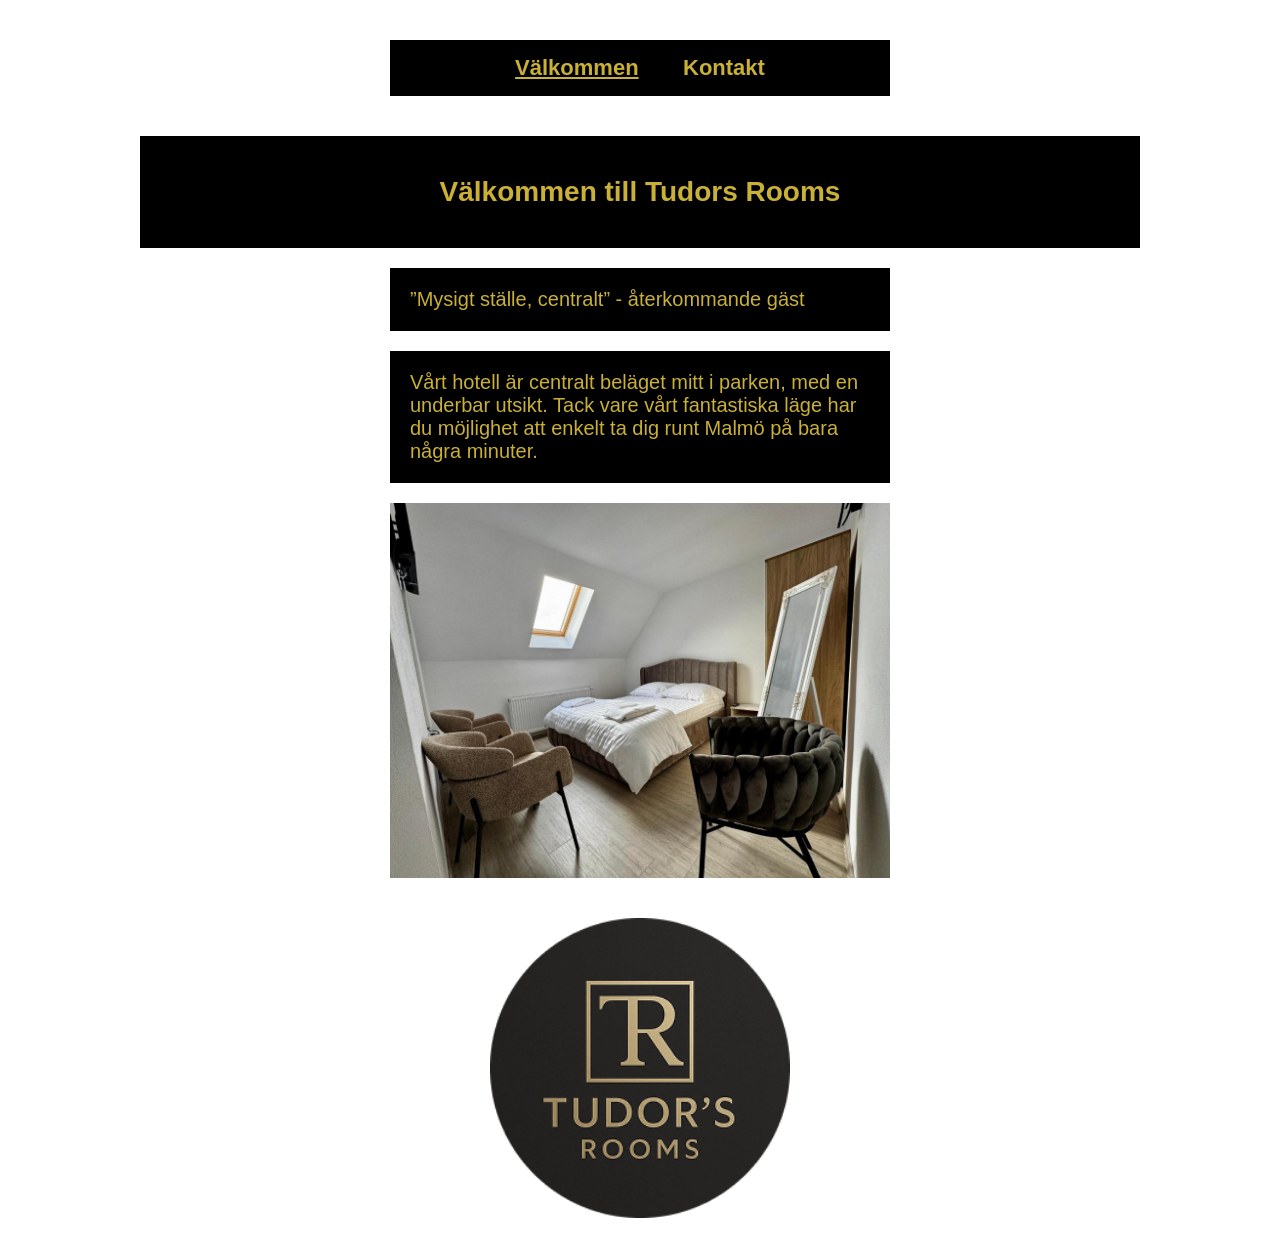
<file: index.html>
<!DOCTYPE html>
<html lang="sv">

<head>
    <meta charset="UTF-8">
    <title>Tudors Rooms - Välkommen</title>
    <link rel="stylesheet" href="styles.css">
</head>

<body>

    <nav>
        <a href="index.html" class="active">Välkommen</a>
        <a href="kontakt.html">Kontakt</a>
    </nav>

    <header>
        <h1>Välkommen till Tudors Rooms</h1>
    </header>

    <main>
        <p class="text">”Mysigt ställe, centralt” - återkommande gäst</p>

        <p class="text">Vårt hotell är centralt beläget mitt i parken, med en underbar utsikt. Tack vare vårt
            fantastiska läge har du möjlighet att enkelt ta dig runt Malmö på bara några minuter.</p>

        <img src="img/hotell.webp" alt="Ett av rummen på hotellet." class="hotel">

        <img src="img/logo.png" alt="Tudor's Rooms logga" class="logo">
    </main>

</body>

</html>
</file>
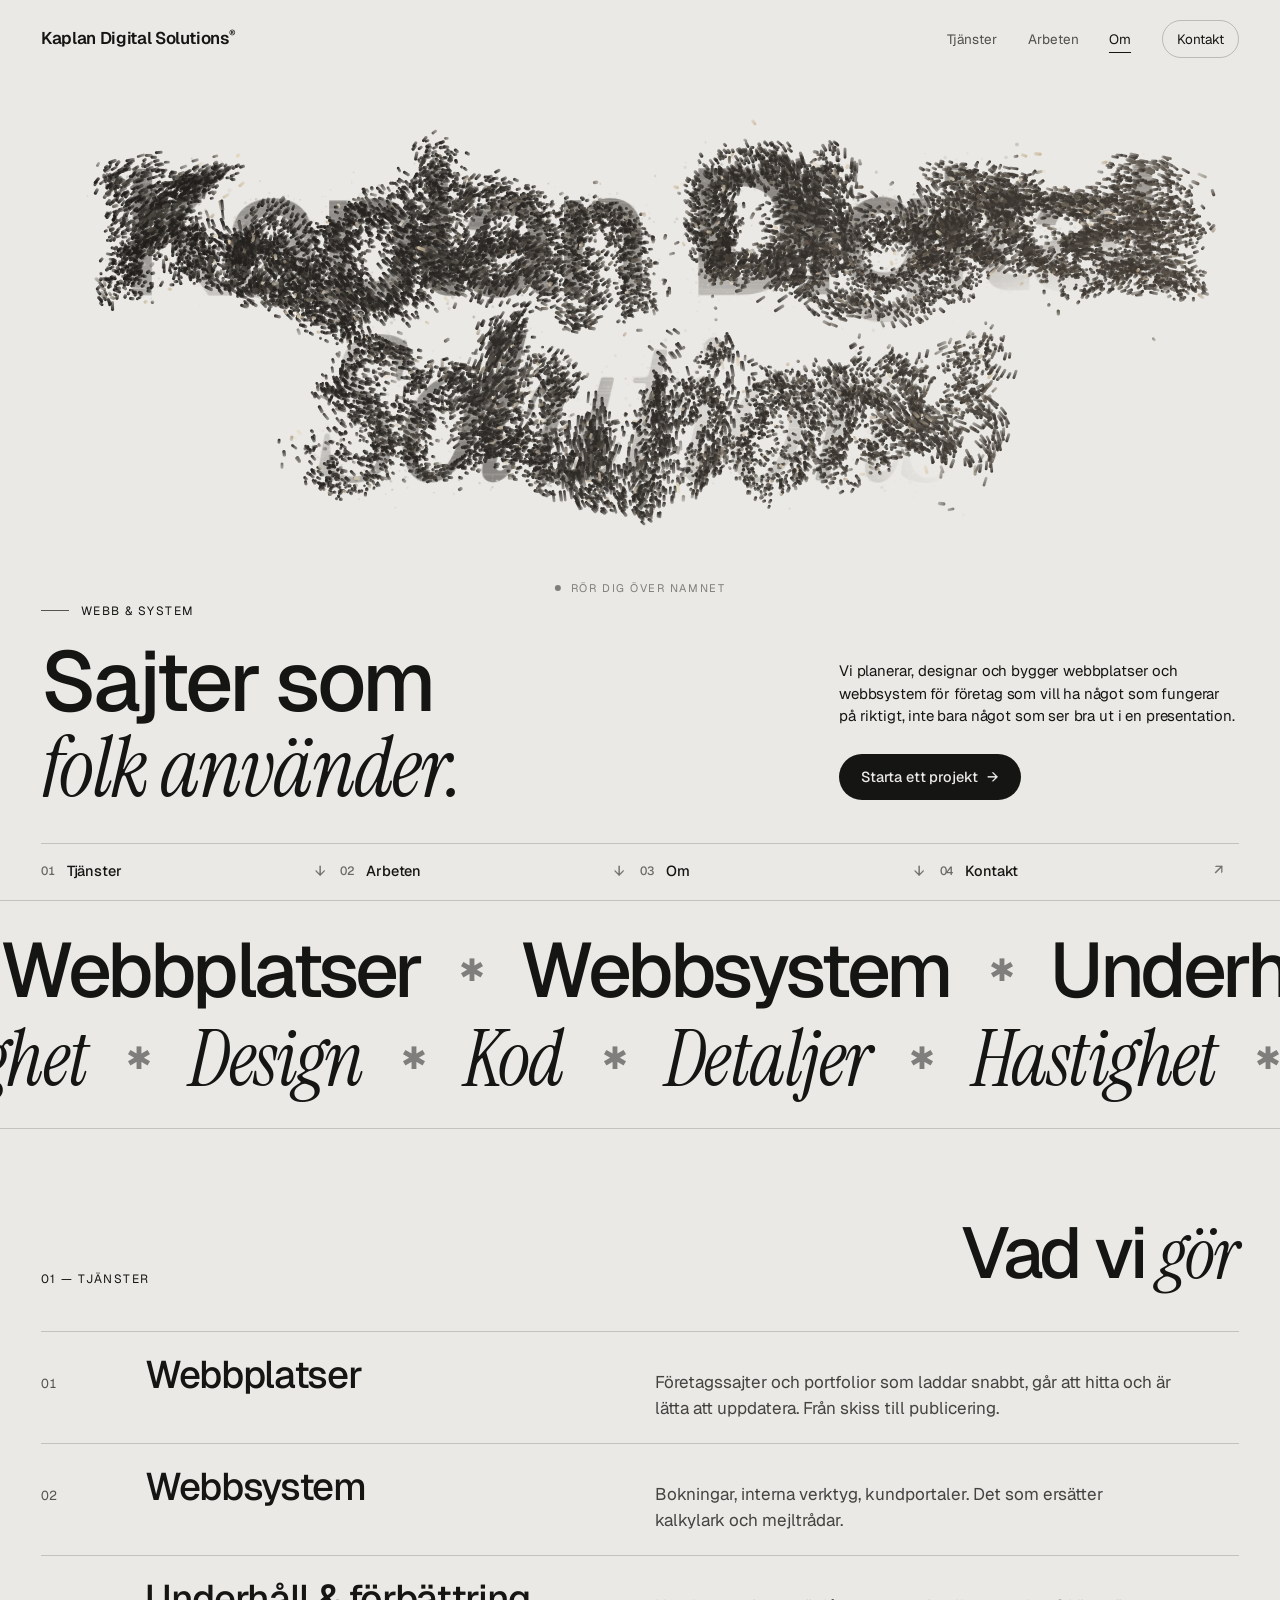
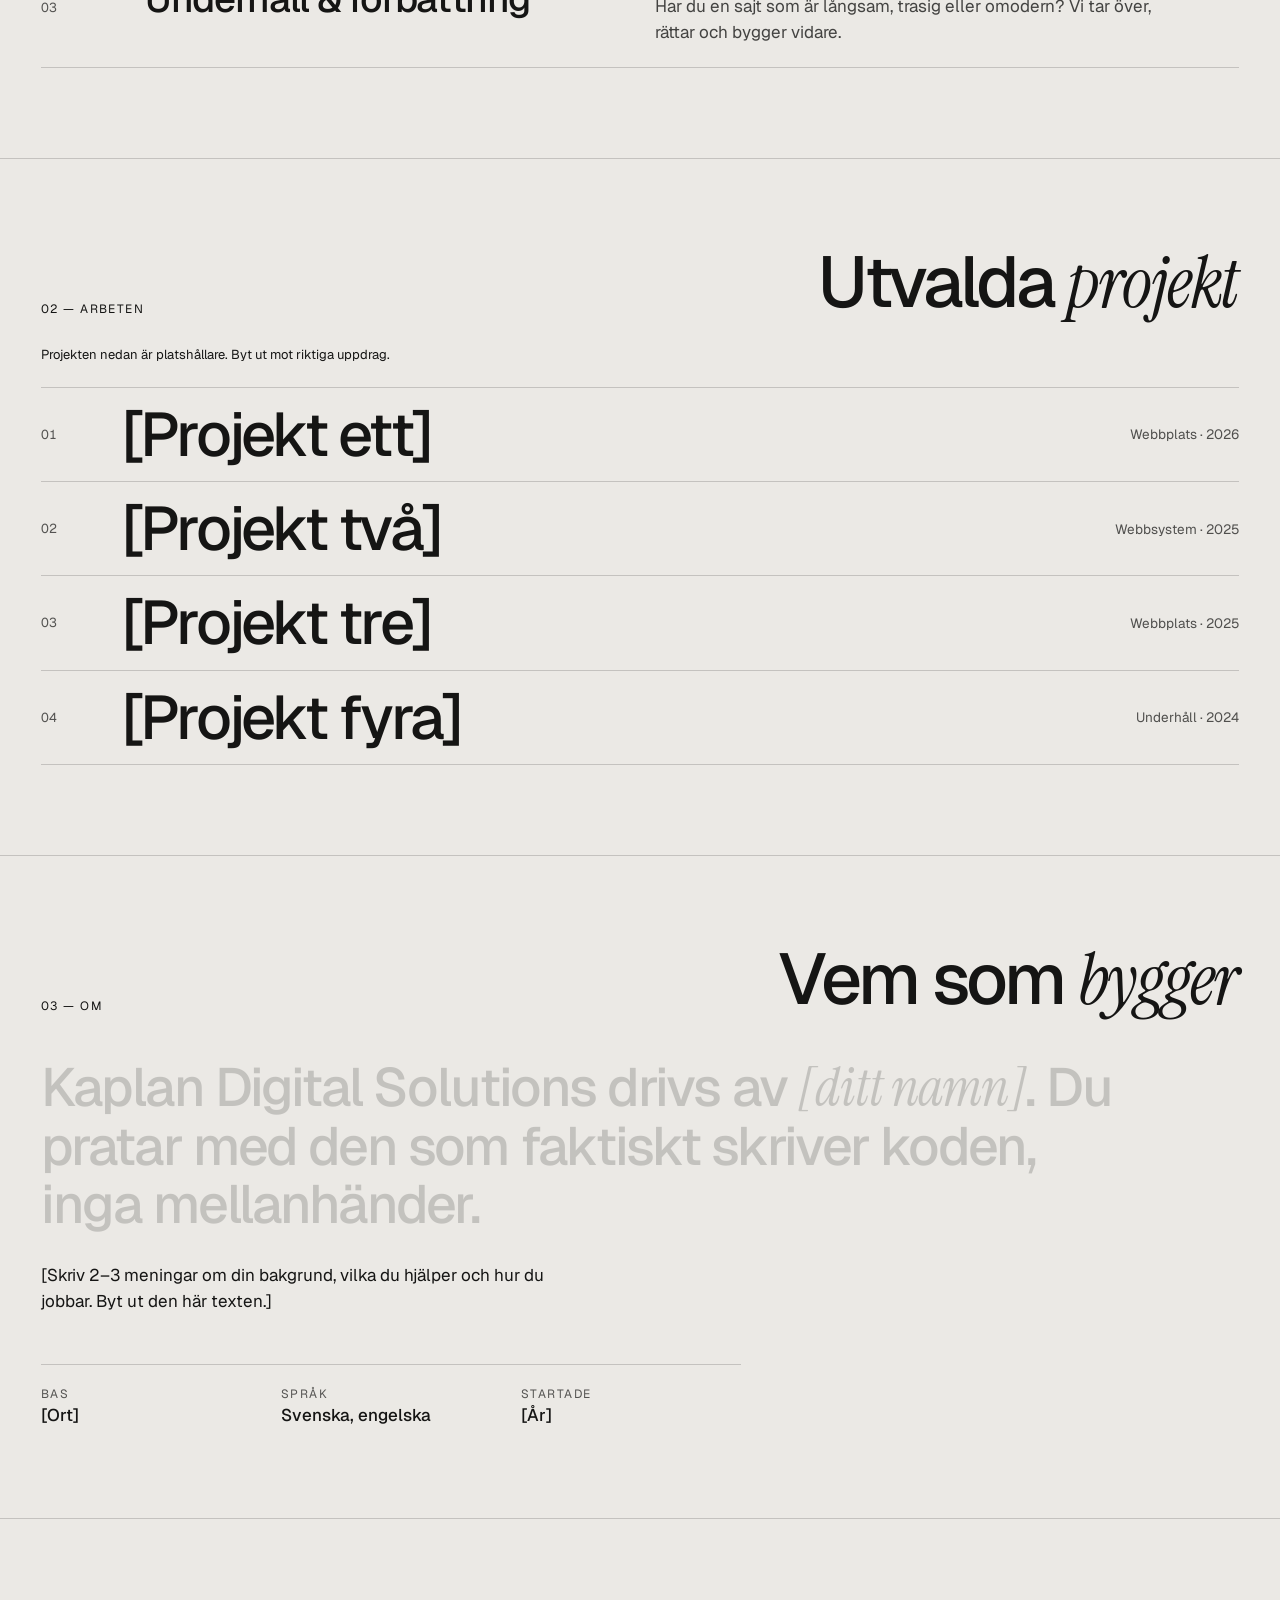
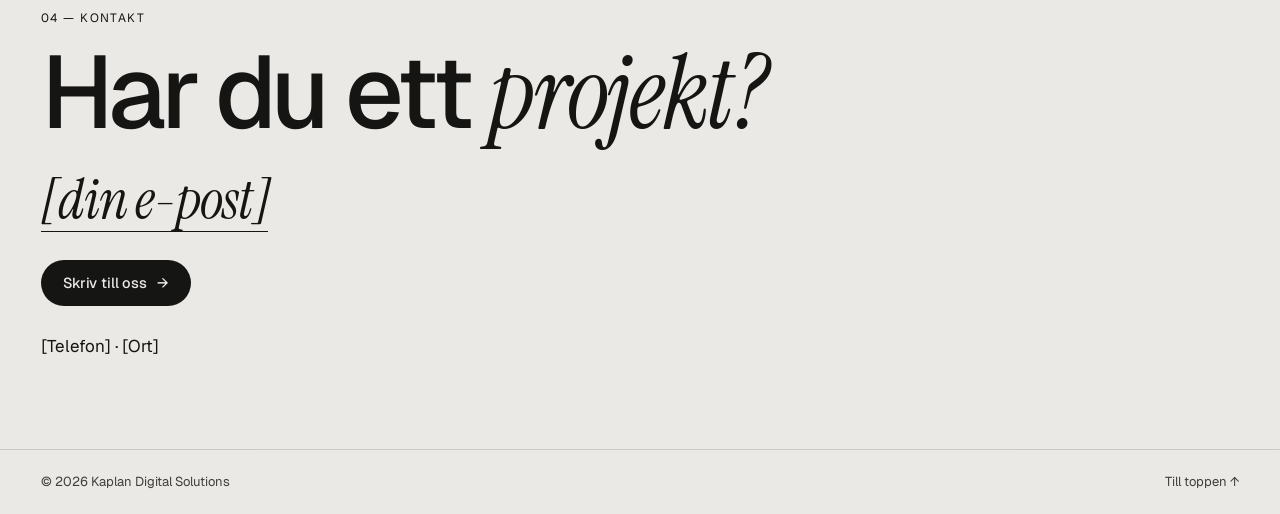
<file: ny/index.html>
<!DOCTYPE html>
<html lang="sv">
<head>
    <meta charset="UTF-8">
    <meta name="viewport" content="width=device-width, initial-scale=1">
    <title>Kaplan Digital Solutions</title>
    <meta name="description" content="Kaplan Digital Solutions bygger webbplatser och webbsystem.">
    <meta name="theme-color" content="#ebe9e5">
    <meta property="og:title" content="Kaplan Digital Solutions">
    <meta property="og:description" content="Webbplatser och webbsystem som fungerar på riktigt.">
    <meta property="og:type" content="website">
    <link rel="icon" href="data:image/svg+xml,%3Csvg xmlns='http://www.w3.org/2000/svg' viewBox='0 0 64 64'%3E%3Crect width='64' height='64' rx='14' fill='%23151514'/%3E%3Ctext x='32' y='47' font-size='44' text-anchor='middle' font-style='italic' font-family='Georgia,serif' fill='%23ebe9e5'%3EK%3C/text%3E%3C/svg%3E">
    <script>document.documentElement.className += " js";</script>
    <link rel="preconnect" href="https://fonts.googleapis.com">
    <link rel="preconnect" href="https://fonts.gstatic.com" crossorigin>
    <link href="https://fonts.googleapis.com/css2?family=Geist:wght@400;500;600&family=Instrument+Serif:ital@0;1&display=swap" rel="stylesheet">
    <link rel="stylesheet" href="styles.css">
</head>
<body>

<a class="skip" href="#innehall">Hoppa till innehåll</a>

<header class="top" id="top">
    <a href="#hem" class="top__brand" aria-label="Kaplan Digital Solutions, till början">
        <span class="top__full">Kaplan Digital Solutions<sup>®</sup></span>
        <span class="top__short">Kaplan<sup>®</sup></span>
    </a>
    <nav class="top__nav" aria-label="Huvudmeny">
        <a href="#tjanster" class="top__link">Tjänster</a>
        <a href="#arbeten" class="top__link">Arbeten</a>
        <a href="#om" class="top__link">Om</a>
        <a href="#kontakt" class="top__cta">Kontakt</a>
    </nav>
</header>

<main id="innehall">

    <!-- Hero: liquid-particle sculpture. data-density 0.2–2, data-src = egen bild (CORS krävs) -->
    <section class="lq" id="hem" data-density="1" data-shape="name"><!-- data-shape="ribbon" = det vridna bandet -->
        <div class="lq__stage" aria-hidden="true"><canvas class="lq__fallback"></canvas></div>
        <span class="sr-only">Kaplan Digital Solutions: företagsnamnet som en skulptur av trådar och stoft som reagerar på muspekaren.</span>

        <div class="lq__hint" aria-hidden="true">Rör dig över namnet</div>
        <button type="button" class="lq__pause" aria-pressed="false">Pausa rörelse</button>
        <div class="lq__spacer"></div>

        <div class="lq__content">
            <div>
                <p class="lq__eyebrow rise" style="--d:.05s">Webb &amp; system</p>
                <h1 class="lq__title">
                    <span class="lq__line"><span style="--d:.1s">Sajter som</span></span>
                    <span class="lq__line"><span style="--d:.2s"><em>folk använder.</em></span></span>
                </h1>
            </div>
            <div class="lq__aside">
                <p class="lq__body rise" style="--d:.35s">Vi planerar, designar och bygger webbplatser och webbsystem för företag som vill ha något som fungerar på riktigt, inte bara något som ser bra ut i en presentation.</p>
                <div class="lq__ctas rise" style="--d:.45s">
                    <a href="#kontakt" class="btn">Starta ett projekt <span aria-hidden="true">→</span></a>
                </div>
            </div>
        </div>

        <nav class="lq__index rise" style="--d:.55s" aria-label="Genvägar">
            <a href="#tjanster"><span class="lq__no">01</span>Tjänster<i aria-hidden="true">↓</i></a>
            <a href="#arbeten"><span class="lq__no">02</span>Arbeten<i aria-hidden="true">↓</i></a>
            <a href="#om"><span class="lq__no">03</span>Om<i aria-hidden="true">↓</i></a>
            <a href="#kontakt"><span class="lq__no">04</span>Kontakt<i aria-hidden="true">↗</i></a>
        </nav>
    </section>

    <div class="band" aria-hidden="true">
        <div class="band__row" data-dir="-1"><span>Webbplatser</span><i>✱</i><span>Webbsystem</span><i>✱</i><span>Underhåll</span><i>✱</i><span>Prestanda</span><i>✱</i><span>Webbplatser</span><i>✱</i><span>Webbsystem</span><i>✱</i><span>Underhåll</span><i>✱</i><span>Prestanda</span><i>✱</i></div>
        <div class="band__row band__row--serif" data-dir="1"><span>Design</span><i>✱</i><span>Kod</span><i>✱</i><span>Detaljer</span><i>✱</i><span>Hastighet</span><i>✱</i><span>Design</span><i>✱</i><span>Kod</span><i>✱</i><span>Detaljer</span><i>✱</i><span>Hastighet</span><i>✱</i></div>
    </div>

    <section class="sec" id="tjanster">
        <div class="sec__head">
            <p class="eyebrow reveal">01 — Tjänster</p>
            <h2 class="sec__title reveal">Vad vi <em>gör</em></h2>
        </div>
        <ol class="services">
            <li class="service reveal">
                <span class="service__no">01</span>
                <h3 class="service__name">Webbplatser</h3>
                <p class="service__text">Företagssajter och portfolior som laddar snabbt, går att hitta och är lätta att uppdatera. Från skiss till publicering.</p>
            </li>
            <li class="service reveal">
                <span class="service__no">02</span>
                <h3 class="service__name">Webbsystem</h3>
                <p class="service__text">Bokningar, interna verktyg, kundportaler. Det som ersätter kalkylark och mejltrådar.</p>
            </li>
            <li class="service reveal">
                <span class="service__no">03</span>
                <h3 class="service__name">Underhåll &amp; förbättring</h3>
                <p class="service__text">Har du en sajt som är långsam, trasig eller omodern? Vi tar över, rättar och bygger vidare.</p>
            </li>
        </ol>
    </section>

    <section class="sec" id="arbeten">
        <div class="sec__head">
            <p class="eyebrow reveal">02 — Arbeten</p>
            <h2 class="sec__title reveal">Utvalda <em>projekt</em></h2>
        </div>
        <p class="note reveal">Projekten nedan är platshållare. Byt ut mot riktiga uppdrag.</p>

        <ul class="work" id="work">
            <li class="work__item" data-bg="#d9d3c7"><a href="#kontakt"><span class="work__no">01</span><span class="work__name">[Projekt ett]</span><span class="work__meta">Webbplats · 2026</span></a></li>
            <li class="work__item" data-bg="#cbc3b3"><a href="#kontakt"><span class="work__no">02</span><span class="work__name">[Projekt två]</span><span class="work__meta">Webbsystem · 2025</span></a></li>
            <li class="work__item" data-bg="#e1dccf"><a href="#kontakt"><span class="work__no">03</span><span class="work__name">[Projekt tre]</span><span class="work__meta">Webbplats · 2025</span></a></li>
            <li class="work__item" data-bg="#bdb6a8"><a href="#kontakt"><span class="work__no">04</span><span class="work__name">[Projekt fyra]</span><span class="work__meta">Underhåll · 2024</span></a></li>
        </ul>
        <div class="preview" id="preview" aria-hidden="true"><span id="previewText"></span></div>
    </section>

    <section class="sec" id="om">
        <div class="sec__head">
            <p class="eyebrow reveal">03 — Om</p>
            <h2 class="sec__title reveal">Vem som <em>bygger</em></h2>
        </div>
        <div class="about">
            <p class="about__big reveal">Kaplan Digital Solutions drivs av <em>[ditt namn]</em>. Du pratar med den som faktiskt skriver koden, inga mellanhänder.</p>
            <p class="about__small reveal">[Skriv 2–3 meningar om din bakgrund, vilka du hjälper och hur du jobbar. Byt ut den här texten.]</p>
            <dl class="facts reveal">
                <div><dt>Bas</dt><dd>[Ort]</dd></div>
                <div><dt>Språk</dt><dd>Svenska, engelska</dd></div>
                <div><dt>Startade</dt><dd>[År]</dd></div>
            </dl>
        </div>
    </section>

    <section class="sec sec--contact" id="kontakt">
        <p class="eyebrow reveal">04 — Kontakt</p>
        <h2 class="contact__title reveal">Har du ett <em>projekt?</em></h2>
        <a class="contact__mail reveal" href="mailto:info@example.se">[din e-post]</a>
        <div class="reveal"><a class="btn" href="mailto:info@example.se">Skriv till oss <span aria-hidden="true">→</span></a></div>
        <p class="contact__line reveal">[Telefon] · [Ort]</p>
    </section>

</main>

<footer class="foot">
    <span>© <span id="year">2026</span> Kaplan Digital Solutions</span>
    <a href="#hem">Till toppen ↑</a>
</footer>

<script src="script.js"></script>
<script src="sculpture.js"></script>
<script src="liquid-hero.js"></script>
</body>
</html>
</file>
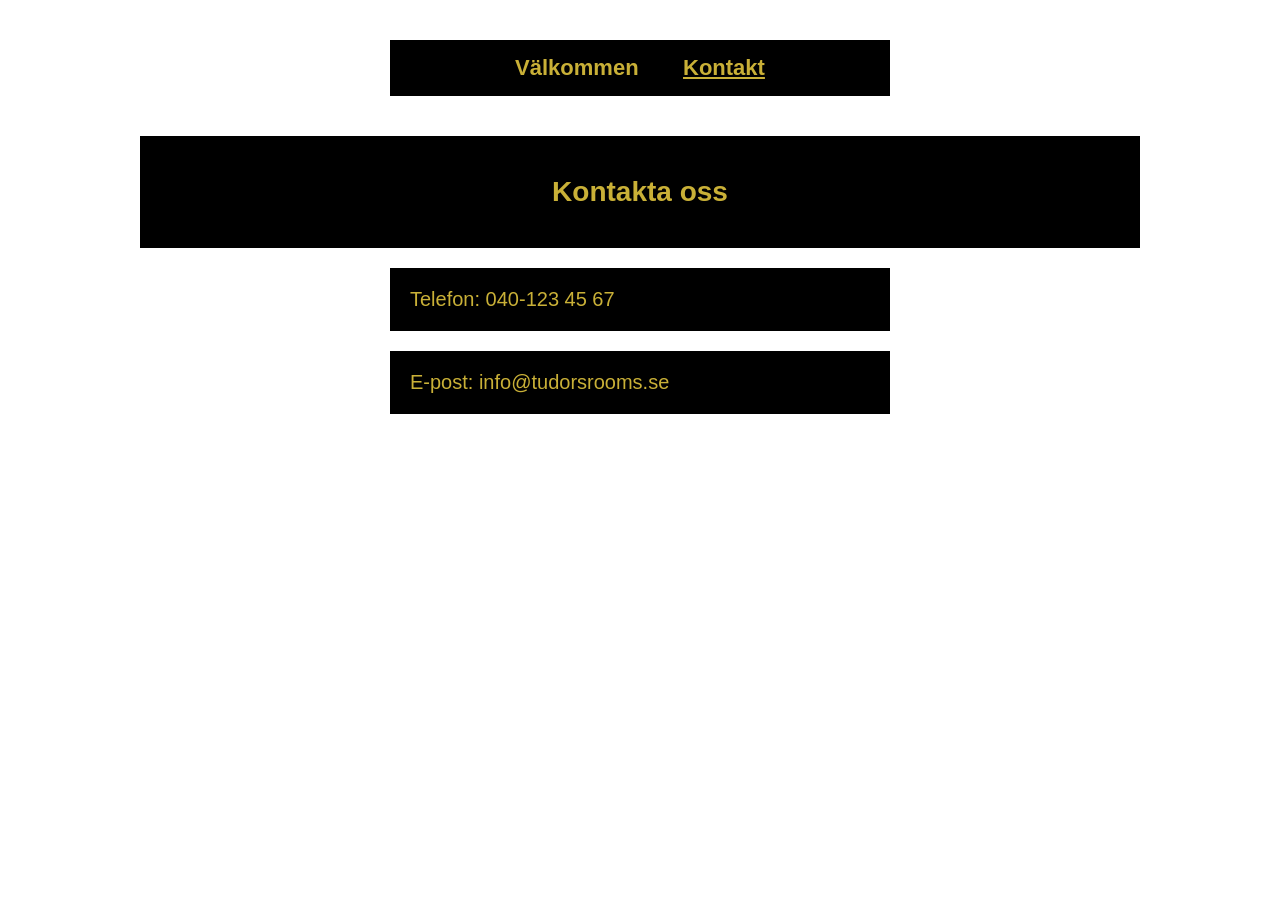
<file: kontakt.html>
<!DOCTYPE html>
<html lang="sv">

<head>
    <meta charset="UTF-8">
    <title>Tudors Rooms - Kontakt</title>
    <link rel="stylesheet" href="styles.css">
</head>

<body>

    <nav>
        <a href="index.html">Välkommen</a>
        <a href="kontakt.html" class="active">Kontakt</a>
    </nav>

    <header>
        <h1>Kontakta oss</h1>
    </header>

    <main>
        <p class="text">Telefon: 040-123 45 67</p>

        <p class="text">E-post: info@tudorsrooms.se</p>
    </main>

</body>

</html>
</file>
<file: styles.css>
body {
    font-family: Arial, sans-serif;
    background-color: #ffffff;
    margin: 0;
    text-align: center;
    color: #c9b037;
}

header {
    background-color: #000000;
    width: 1000px;
    padding: 40px 0;
    margin: 20px auto;
}

header h1 {
    font-size: 28px;
    margin: 0;
}

nav {
    background-color: #000000;
    width: 500px;
    padding: 15px 0;
    margin: 40px auto;
}

nav a {
    color: #c9b037;
    text-decoration: none;
    font-size: 22px;
    font-weight: bold;
    margin: 0 20px;
}

nav a.active {
    text-decoration: underline;
}

main {
    width: 500px;
    margin: 20px auto;
}

.text {
    background-color: #000000;
    padding: 20px;
    margin-bottom: 20px;
    text-align: left;
    font-size: 20px;
}

.hotel {
    width: 100%;
    display: block;
    margin-bottom: 40px;
}

.logo {
    width: 300px;
}
</file>
<file: ny/styles.css>
:root {
    --bg: #ebe9e5;
    --fg: #151514;
    --muted: rgba(21, 21, 20, .66);
    --line: rgba(21, 21, 20, .18);
    --pad: clamp(20px, 3.2vw, 48px);
    --sans: "Geist", "Helvetica Neue", Arial, sans-serif;
    --serif: "Instrument Serif", "Times New Roman", serif;
    --ease: cubic-bezier(.16, 1, .3, 1);
}

*, *::before, *::after { box-sizing: border-box; }
html { scroll-behavior: smooth; }
body {
    margin: 0; background: var(--bg); color: var(--fg);
    font-family: var(--sans); font-size: 17px; line-height: 1.5;
    -webkit-font-smoothing: antialiased; overflow-x: hidden;
}
a { color: inherit; text-decoration: none; }
ul, ol { list-style: none; margin: 0; padding: 0; }
h1, h2, h3, p, dl, dd { margin: 0; }
em { font-family: var(--serif); font-style: italic; font-weight: 400; letter-spacing: -.02em; }
a:focus-visible, button:focus-visible { outline: 2px solid var(--fg); outline-offset: 4px; border-radius: 4px; }
::selection { background: var(--fg); color: var(--bg); }
h1, h2, h3 { text-wrap: balance; }
.skip { position: fixed; left: 16px; top: -60px; z-index: 100; background: var(--fg); color: var(--bg); padding: 10px 16px; border-radius: 999px; font-size: 14px; transition: top .2s; }
.skip:focus { top: 12px; }
.sr-only { position: absolute; width: 1px; height: 1px; overflow: hidden; clip: rect(0 0 0 0); white-space: nowrap; }

.eyebrow { font-size: 12px; letter-spacing: .12em; text-transform: uppercase; opacity: .72; }

/* Buttons */
.btn {
    display: inline-flex; align-items: center; gap: 10px; height: 46px; padding: 0 22px;
    border-radius: 999px; background: var(--fg); color: var(--bg);
    font-size: 14.5px; font-weight: 500; letter-spacing: -.01em;
    transition: transform .3s cubic-bezier(.2,.7,.2,1);
}
.btn span, .txtlink span { transition: transform .3s cubic-bezier(.2,.7,.2,1); }
.btn:hover { transform: translateY(-1px); }
.btn:hover span, .txtlink:hover span { transform: translateX(3px); }
.txtlink { display: inline-flex; align-items: center; gap: 8px; font-size: 14.5px; font-weight: 500; letter-spacing: -.01em; padding: 4px 0; border-bottom: 1px solid rgba(21, 21, 20, .3); }

/* Top bar */
.top {
    position: fixed; top: 0; left: 0; right: 0; z-index: 50;
    display: flex; align-items: center; justify-content: space-between; gap: 24px;
    padding: 20px var(--pad) 12px; background: var(--bg);
    transition: box-shadow .3s;
}
.top.scrolled { box-shadow: 0 1px 0 var(--line); }
.top__brand { font-weight: 600; font-size: 17px; letter-spacing: -.02em; }
.top__brand sup { font-size: .6em; }
.top__short { display: none; }
.top__nav { display: flex; align-items: center; gap: clamp(18px, 2.4vw, 36px); }
.top__link { position: relative; font-size: 13.5px; opacity: .72; transition: opacity .25s var(--ease); }
.top__link::after { content: ""; position: absolute; left: 0; right: 0; bottom: -4px; height: 1px; background: currentColor; transform: scaleX(0); transform-origin: right; transition: transform .4s var(--ease); }
.top__link:hover, .top__link[aria-current="true"] { opacity: 1; }
.top__link:hover::after, .top__link[aria-current="true"]::after { transform: scaleX(1); transform-origin: left; }
.top__cta { font-size: 13.5px; padding: 8px 14px; border: 1px solid rgba(21, 21, 20, .22); border-radius: 999px; transition: background .25s, color .25s; }
.top__cta:hover { background: var(--fg); color: var(--bg); }
@media (max-width: 760px) { .top__link { display: none; } }
@media (max-width: 480px) { .top__full { display: none; } .top__short { display: inline; } }

/* Hero (liquid particles) */
.lq {
    position: relative; height: 100svh; min-height: 640px;
    display: flex; flex-direction: column; overflow: hidden; isolation: isolate;
    touch-action: pan-y;
}
.lq { --p: 0; }
.lq__stage { position: absolute; inset: 0; z-index: 0; pointer-events: none; transform: translate3d(0, calc(var(--p) * -7vh), 0) scale(calc(1 + var(--p) * .06)); opacity: calc(1 - var(--p) * .9); will-change: transform, opacity; }
.lq__canvas { position: absolute; inset: 0; width: 100%; height: 100%; display: block; opacity: 0; transition: opacity .5s ease; }
.lq__fallback { position: absolute; display: block; max-width: none; visibility: hidden; transition: opacity .5s ease; }
.lq[data-sized] .lq__fallback { visibility: visible; }
.lq[data-gl="on"] .lq__canvas { opacity: 1; }
.lq[data-gl="on"] .lq__fallback { opacity: 0; }
.lq[data-swap="1"] .lq__canvas, .lq[data-swap="1"] .lq__fallback { opacity: 0; transition-duration: .25s; }
.lq__hint {
    position: absolute; z-index: 1; transform: translate(-50%, 0);
    display: flex; align-items: center; gap: 10px; white-space: nowrap;
    font-size: 11px; letter-spacing: .14em; text-transform: uppercase; opacity: .5;
    pointer-events: none; transition: opacity .8s ease;
}
.lq__hint::before { content: ""; width: 6px; height: 6px; border-radius: 50%; background: currentColor; animation: lq-pulse 2.4s ease-in-out infinite; }
.lq[data-touched="1"] .lq__hint { opacity: 0; }
@keyframes lq-pulse { 0%, 100% { transform: scale(.6); opacity: .45; } 50% { transform: scale(1); opacity: 1; } }
.lq__spacer { flex: 1 1 auto; min-height: 0; }
.lq__content {
    position: relative; z-index: 2;
    display: grid; grid-template-columns: minmax(0, 1.7fr) minmax(0, 1fr); align-items: end;
    gap: clamp(24px, 4vw, 72px); padding: 0 var(--pad) clamp(22px, 2.6vw, 38px);
}
.lq__eyebrow { font-size: 12px; letter-spacing: .12em; text-transform: uppercase; opacity: .72; margin-bottom: clamp(14px, 1.6vw, 22px); display: flex; align-items: center; gap: 12px; }
.lq__eyebrow::before { content: ""; width: 28px; height: 1px; background: currentColor; opacity: .7; }
.lq__title { font-weight: 500; font-size: clamp(40px, min(6.6vw, 11.5vh), 124px); line-height: .92; letter-spacing: -.045em; }
.lq__line { display: block; overflow: hidden; padding: .04em 0 .14em; margin-bottom: -.1em; }
.lq__line > span { display: block; animation: line-up 1.1s var(--ease) both; animation-delay: var(--d, 0s); }
.rise { animation: rise .9s var(--ease) both; animation-delay: var(--d, 0s); }
@keyframes line-up { from { transform: translateY(108%); } to { transform: none; } }
@keyframes rise { from { opacity: 0; transform: translateY(18px); } to { opacity: 1; transform: none; } }
.lq__pause {
    position: absolute; z-index: 3; right: var(--pad); transform: translateY(-50%);
    font: inherit; font-size: 11px; letter-spacing: .12em; text-transform: uppercase; color: inherit;
    background: var(--bg); border: 1px solid var(--line); border-radius: 999px; padding: 6px 12px; cursor: pointer;
}
/* kept for keyboard and screen-reader users (WCAG 2.2.2); only visible when focused, like the skip link */
.lq__pause:not(:focus-visible) { width: 1px; height: 1px; padding: 0; border: 0; overflow: hidden; clip: rect(0 0 0 0); white-space: nowrap; }
.lq__pause[hidden] { display: none; }
.lq__title em { letter-spacing: -.02em; }
.lq__aside { max-width: 400px; justify-self: end; padding-bottom: .6em; }
.lq__body { font-size: clamp(15px, 1.1vw, 17px); line-height: 1.5; letter-spacing: -.01em; margin-bottom: 26px; opacity: .78; text-wrap: pretty; }
.lq__ctas { display: flex; flex-wrap: wrap; align-items: center; gap: 22px; }
@media (max-width: 1023px) {
    .lq__content { grid-template-columns: 1fr; gap: 28px; }
    .lq__aside { justify-self: start; max-width: 520px; padding-bottom: 0; }
    .lq__title { font-size: clamp(40px, min(9.5vw, 9vh), 96px); }
}
@media (max-width: 639px) {
    .lq__title { font-size: clamp(36px, min(12.5vw, 7.2vh), 60px); line-height: .94; }
    .lq__body { font-size: 15px; margin-bottom: 20px; }
    .lq__eyebrow { font-size: 11px; }
    .lq__content { padding-bottom: 36px; }
}

/* Hero shortcut row: every section one click away, no scrolling needed */
.lq__index { position: relative; z-index: 2; display: grid; grid-template-columns: repeat(4, minmax(0, 1fr)); border-top: 1px solid var(--line); margin: 0 var(--pad); }
.lq__index a { position: relative; display: flex; align-items: center; gap: 12px; padding: 16px 0 18px; font-size: 14.5px; font-weight: 500; letter-spacing: -.01em; }
.lq__index a::before { content: ""; position: absolute; left: 0; right: 16px; top: -1px; height: 1px; background: var(--fg); transform: scaleX(0); transform-origin: left; transition: transform .5s var(--ease); }
.lq__index a:hover::before, .lq__index a:focus-visible::before { transform: scaleX(1); }
.lq__no { font-size: 12px; opacity: .6; font-variant-numeric: tabular-nums; }
.lq__index i { font-style: normal; margin-left: auto; margin-right: 16px; opacity: .55; transition: transform .4s var(--ease), opacity .3s; }
.lq__index a:hover i { transform: translateY(3px); opacity: 1; }
.lq__index a:last-child:hover i { transform: translate(2px, -2px); }
@media (max-width: 639px) {
    .lq__index a { font-size: 13px; gap: 0; padding: 14px 0 16px; }
    .lq__no, .lq__index i { display: none; }
}

/* Scroll-driven text band */
.band { overflow: hidden; padding: clamp(18px, 2.4vw, 32px) 0; border-top: 1px solid var(--line); display: grid; gap: clamp(4px, 1vw, 12px); }
.band__row { display: flex; gap: clamp(20px, 3vw, 48px); white-space: nowrap; width: max-content; font-weight: 500; font-size: clamp(34px, 6vw, 92px); line-height: 1; letter-spacing: -.045em; will-change: transform; align-items: center; }
.band__row i { font-style: normal; font-size: .4em; opacity: .5; }
.band__row--serif { font-family: var(--serif); font-style: italic; font-weight: 400; letter-spacing: -.02em; }

/* Sections */
.sec { padding: clamp(56px, 7vw, 104px) var(--pad); border-top: 1px solid var(--line); position: relative; }
.sec__head { display: flex; justify-content: space-between; align-items: flex-end; gap: 20px; flex-wrap: wrap; margin-bottom: clamp(24px, 3.4vw, 52px); }
.sec__title { font-weight: 500; font-size: clamp(36px, 5.6vw, 84px); line-height: .95; letter-spacing: -.045em; }

.service { display: grid; grid-template-columns: 80px 1fr 1.2fr; gap: 24px; align-items: baseline; padding: 22px 0; border-top: 1px solid var(--line); transition: padding-left .4s cubic-bezier(.16,1,.3,1); }
.service:last-child { border-bottom: 1px solid var(--line); }
.service:hover { padding-left: 14px; }
.service__no { font-size: 13px; opacity: .7; font-variant-numeric: tabular-nums; }
.service__name { font-weight: 500; font-size: clamp(24px, 3vw, 44px); letter-spacing: -.035em; line-height: 1.05; }
.service__text { max-width: 520px; opacity: .78; }
@media (max-width: 760px) { .service { grid-template-columns: 36px 1fr; } .service__text { grid-column: 2; } }

.note { font-size: 13px; opacity: .7; margin: -16px 0 22px; }
.work__item { border-top: 1px solid var(--line); }
.work__item:last-child { border-bottom: 1px solid var(--line); }
.work__item a { display: grid; grid-template-columns: 60px 1fr auto; gap: 20px; align-items: center; padding: 16px 0; transition: opacity .3s; }
.work__no { font-size: 13px; opacity: .7; font-variant-numeric: tabular-nums; }
.work__name { font-weight: 500; font-size: clamp(28px, 4.8vw, 72px); letter-spacing: -.045em; line-height: 1; transition: transform .45s cubic-bezier(.16,1,.3,1); }
.work__meta { font-size: 13.5px; opacity: .72; text-align: right; }
.work__item a:hover .work__name { transform: translateX(22px); font-family: var(--serif); font-style: italic; font-weight: 400; letter-spacing: -.02em; }
.work:hover .work__item a:not(:hover) { opacity: .32; }
@media (max-width: 640px) { .work__item a { grid-template-columns: 32px 1fr; } .work__meta { grid-column: 2; text-align: left; } }

.preview {
    position: fixed; top: 0; left: 0; z-index: 40; width: min(300px, 38vw); aspect-ratio: 4/5;
    display: grid; place-items: center; font-family: var(--serif); font-style: italic; font-size: clamp(48px, 6vw, 88px);
    pointer-events: none; border-radius: 4px;
    clip-path: inset(50% 50% 50% 50%);
    transition: clip-path .5s cubic-bezier(.16,1,.3,1), background .2s;
    will-change: transform;
}
.preview.show { clip-path: inset(0 0 0 0); }
@media (hover: none), (max-width: 760px) { .preview { display: none; } }

.about { display: grid; gap: 30px; max-width: 1100px; }
.about__big { font-weight: 500; font-size: clamp(26px, 4.2vw, 60px); line-height: 1.08; letter-spacing: -.035em; }
.w { opacity: 1; }
.js .about__big .w { opacity: .18; transition: opacity .5s var(--ease); }
.js .about__big .w.on { opacity: 1; }
.about__small { max-width: 540px; opacity: .78; }
.facts { display: grid; grid-template-columns: repeat(3, minmax(0, 1fr)); gap: 20px; margin-top: 20px; border-top: 1px solid var(--line); padding-top: 20px; max-width: 700px; }
.facts dt { font-size: 12px; letter-spacing: .12em; text-transform: uppercase; opacity: .7; }
.facts dd { font-weight: 500; }

.sec--contact .contact__title { font-weight: 500; font-size: clamp(44px, 8vw, 128px); line-height: .92; letter-spacing: -.05em; margin: 18px 0 28px; }
.contact__mail { display: inline-block; font-family: var(--serif); font-style: italic; font-size: clamp(26px, 4.4vw, 64px); letter-spacing: -.02em; line-height: 1.1; border-bottom: 1px solid var(--fg); margin-bottom: 28px; }
.contact__line { margin-top: 28px; opacity: .7; }

.foot { display: flex; justify-content: space-between; gap: 16px; flex-wrap: wrap; padding: 22px var(--pad); font-size: 13px; border-top: 1px solid var(--line); opacity: .8; }

/* Reveal (only when JS is running, so the page is complete without it) */
.js .reveal { opacity: 0; transform: translateY(24px); transition: opacity .8s var(--ease), transform .8s var(--ease); }
.js .reveal.in { opacity: 1; transform: none; }

@media (prefers-reduced-motion: reduce) {
    html { scroll-behavior: auto; }
    .js .reveal, .rise, .lq__line > span { opacity: 1 !important; transform: none !important; transition: none !important; animation: none !important; }
    .js .about__big .w { opacity: 1; transition: none; }
    .lq__hint::before { animation: none; }
    .lq__stage { transform: none; opacity: 1; }
    .band__row { transform: none !important; }
    .preview { display: none; }
}
</file>
